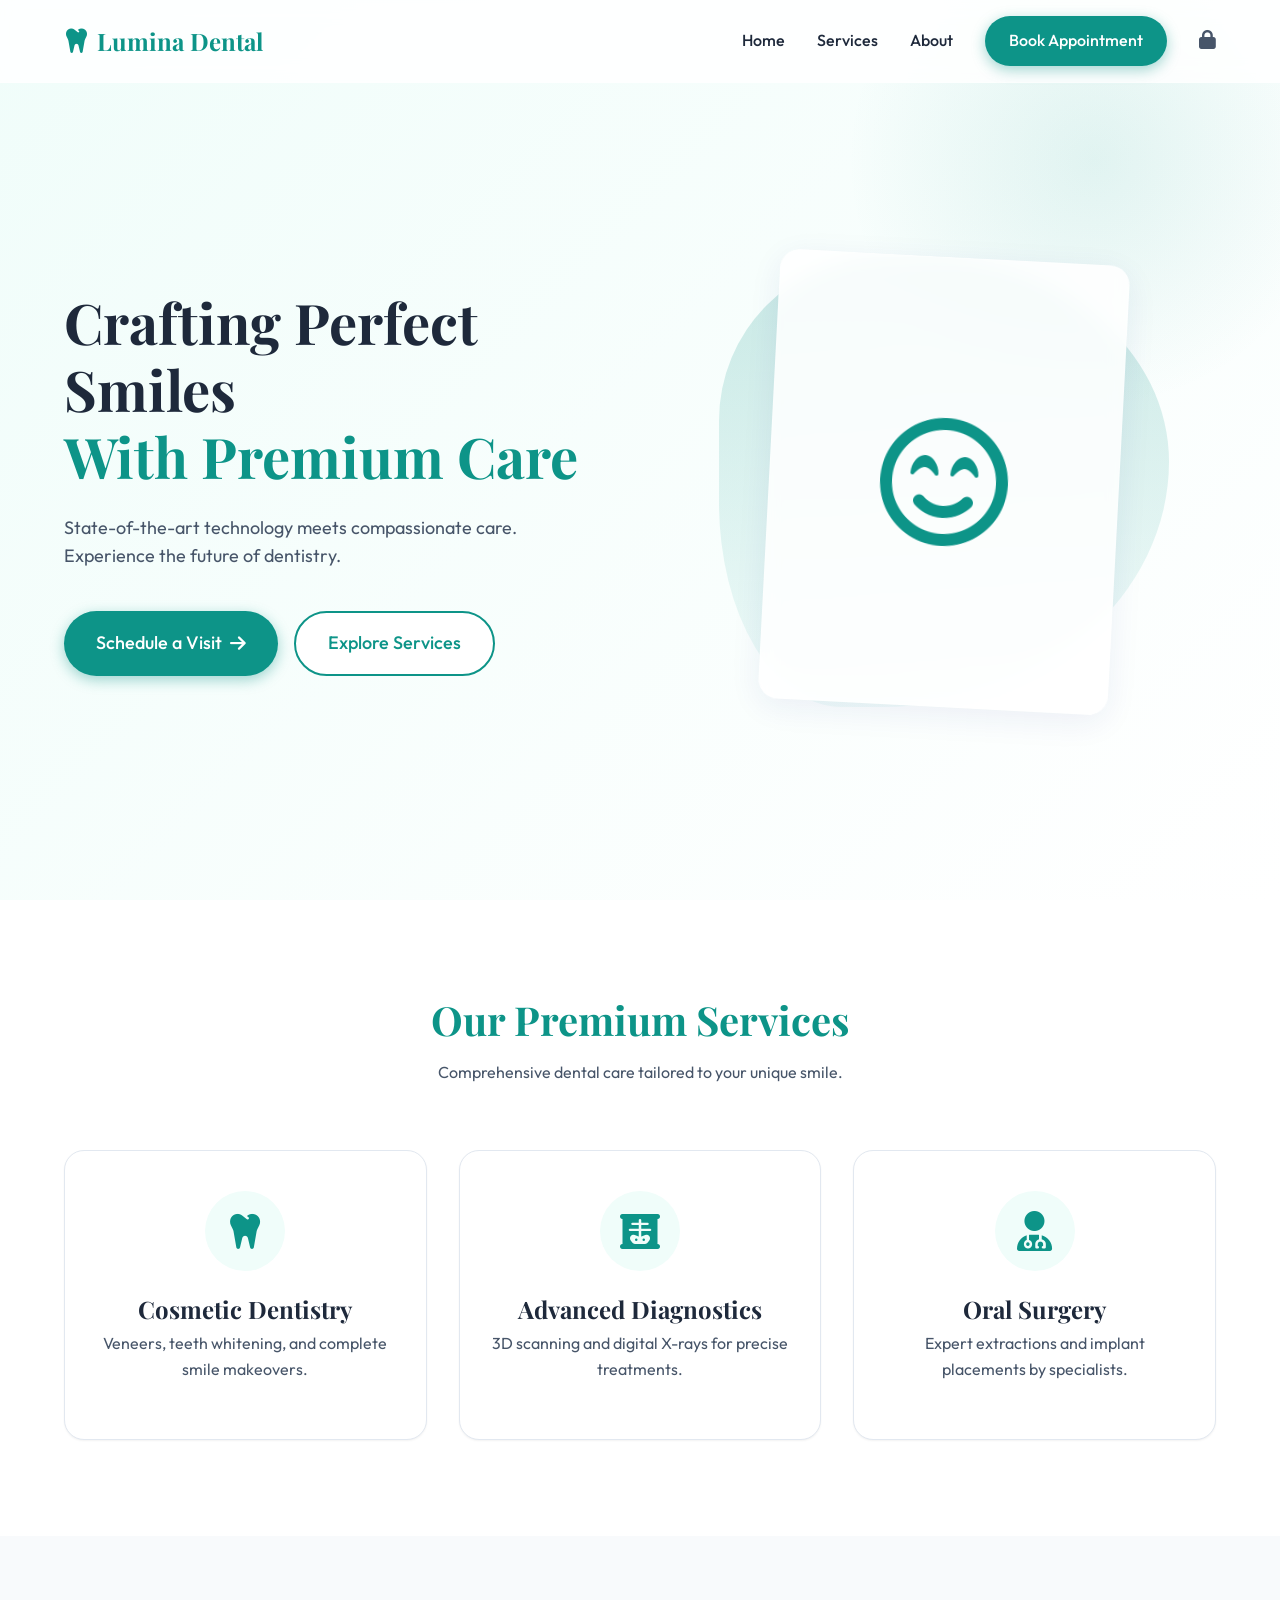
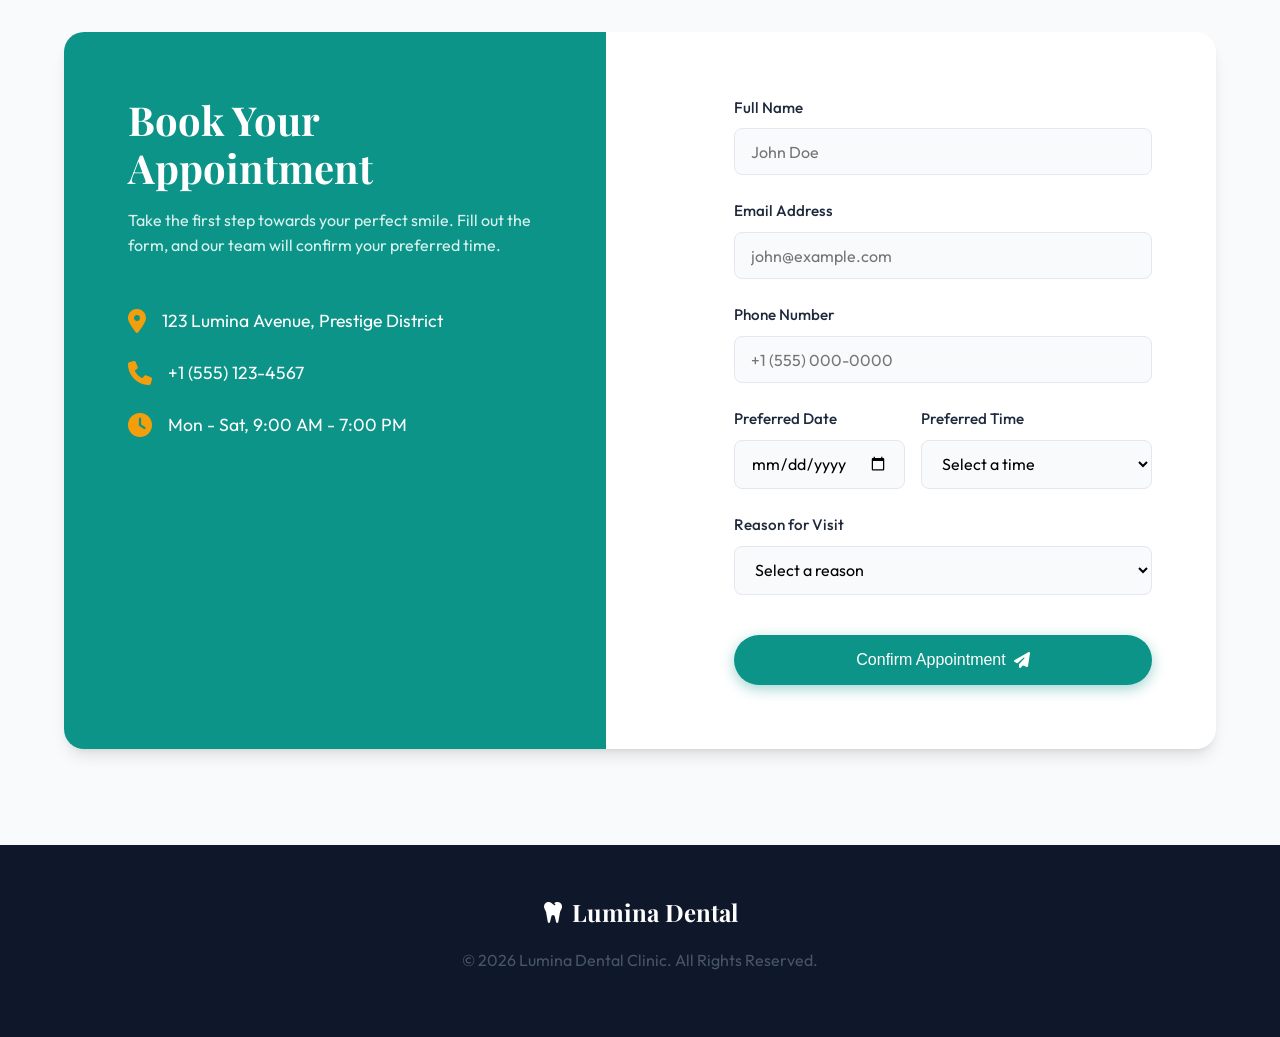
<file: index.html>
<!DOCTYPE html>
<html lang="en">
<head>
    <meta charset="UTF-8">
    <meta name="viewport" content="width=device-width, initial-scale=1.0">
    <title>Lumina Dental | Premium Smile Care</title>
    <meta name="description" content="Experience premium dental care at Lumina Dental Clinic. Book your appointment today for a brighter, healthier smile.">
    <link href="https://fonts.googleapis.com/css2?family=Outfit:wght@300;400;500;700&family=Playfair+Display:ital,wght@0,600;1,600&display=swap" rel="stylesheet">
    <link rel="stylesheet" href="style.css">
    <!-- Font Awesome for icons -->
    <link rel="stylesheet" href="https://cdnjs.cloudflare.com/ajax/libs/font-awesome/6.4.0/css/all.min.css">
</head>
<body>
    <nav class="navbar">
        <div class="logo">
            <i class="fa-solid fa-tooth"></i>
            <span>Lumina Dental</span>
        </div>
        <div class="nav-links">
            <a href="#home">Home</a>
            <a href="#services">Services</a>
            <a href="#about">About</a>
            <a href="#contact" class="btn-primary">Book Appointment</a>
            <a href="admin.html" class="admin-link"><i class="fa-solid fa-lock"></i></a>
        </div>
    </nav>

    <header id="home" class="hero">
        <div class="hero-content">
            <h1 class="hero-title">Crafting Perfect Smiles <br><span>With Premium Care</span></h1>
            <p class="hero-subtitle">State-of-the-art technology meets compassionate care. Experience the future of dentistry.</p>
            <div class="hero-buttons">
                <a href="#contact" class="btn-primary btn-large">Schedule a Visit <i class="fa-solid fa-arrow-right"></i></a>
                <a href="#services" class="btn-secondary btn-large">Explore Services</a>
            </div>
        </div>
        <div class="hero-image-container">
            <div class="blob"></div>
            <!-- Assuming we might add an image later, we'll use a CSS gradient representation or generate one -->
            <div class="hero-image-placeholder">
                <i class="fa-regular fa-face-smile-beam"></i>
            </div>
        </div>
    </header>

    <section id="services" class="services">
        <div class="section-header">
            <h2>Our Premium Services</h2>
            <p>Comprehensive dental care tailored to your unique smile.</p>
        </div>
        <div class="service-cards">
            <div class="card">
                <div class="card-icon"><i class="fa-solid fa-tooth"></i></div>
                <h3>Cosmetic Dentistry</h3>
                <p>Veneers, teeth whitening, and complete smile makeovers.</p>
            </div>
            <div class="card">
                <div class="card-icon"><i class="fa-solid fa-x-ray"></i></div>
                <h3>Advanced Diagnostics</h3>
                <p>3D scanning and digital X-rays for precise treatments.</p>
            </div>
            <div class="card">
                <div class="card-icon"><i class="fa-solid fa-user-doctor"></i></div>
                <h3>Oral Surgery</h3>
                <p>Expert extractions and implant placements by specialists.</p>
            </div>
        </div>
    </section>

    <section id="contact" class="appointment-section">
        <div class="appointment-container">
            <div class="appointment-info">
                <h2>Book Your Appointment</h2>
                <p>Take the first step towards your perfect smile. Fill out the form, and our team will confirm your preferred time.</p>
                <div class="contact-details">
                    <div class="detail-item">
                        <i class="fa-solid fa-location-dot"></i>
                        <span>123 Lumina Avenue, Prestige District</span>
                    </div>
                    <div class="detail-item">
                        <i class="fa-solid fa-phone"></i>
                        <span>+1 (555) 123-4567</span>
                    </div>
                    <div class="detail-item">
                        <i class="fa-solid fa-clock"></i>
                        <span>Mon - Sat, 9:00 AM - 7:00 PM</span>
                    </div>
                </div>
            </div>
            <div class="appointment-form-wrapper">
                <form action="https://api.web3forms.com/submit" method="POST" id="appointmentForm" class="appointment-form">
                    <!-- Replace ONLY THIS VALUE with the dentist's real Access Key -->
                    <input type="hidden" name="access_key" value="65661b6a-9924-416e-804a-3857674523df">
                    <!-- This hidden field redirects them back to the site after submitting -->
                    <input type="hidden" name="redirect" value="https://luminadental.netlify.app">
                    <div class="form-group">
                        <label for="name">Full Name</label>
                        <input type="text" id="name" name="name" required placeholder="John Doe">
                    </div>
                    <div class="form-group">
                        <label for="email">Email Address</label>
                        <input type="email" id="email" name="email" required placeholder="john@example.com">
                    </div>
                    <div class="form-group">
                        <label for="phone">Phone Number</label>
                        <input type="tel" id="phone" name="phone" required placeholder="+1 (555) 000-0000">
                    </div>
                    <div class="form-group row">
                        <div class="half-width">
                            <label for="date">Preferred Date</label>
                            <input type="date" id="date" name="date" required>
                        </div>
                        <div class="half-width">
                            <label for="time">Preferred Time</label>
                            <select id="time" name="time" required>
                                <option value="" disabled selected>Select a time</option>
                                <option value="Morning (9 AM - 12 PM)">Morning (9 AM - 12 PM)</option>
                                <option value="Afternoon (12 PM - 4 PM)">Afternoon (12 PM - 4 PM)</option>
                                <option value="Evening (4 PM - 7 PM)">Evening (4 PM - 7 PM)</option>
                            </select>
                        </div>
                    </div>
                    <div class="form-group">
                        <label for="reason">Reason for Visit</label>
                        <select id="reason" name="reason" required>
                            <option value="" disabled selected>Select a reason</option>
                            <option value="General Checkup">General Checkup</option>
                            <option value="Teeth Whitening">Teeth Whitening</option>
                            <option value="Tooth Pain">Tooth Pain</option>
                            <option value="Consultation">Consultation</option>
                            <option value="Other">Other</option>
                        </select>
                    </div>
                    <button type="submit" class="btn-primary btn-submit" id="submitBtn">
                        <span class="btn-text">Confirm Appointment</span>
                        <i class="fa-solid fa-paper-plane"></i>
                    </button>
                    <div id="formMessage" class="form-message hidden"></div>
                </form>
            </div>
        </div>
    </section>

    <footer>
        <div class="footer-content">
            <div class="footer-logo">
                <i class="fa-solid fa-tooth"></i> Lumina Dental
            </div>
            <p>&copy; 2026 Lumina Dental Clinic. All Rights Reserved.</p>
        </div>
    </footer>

    <script src="app.js"></script>
</body>
</html>
</file>
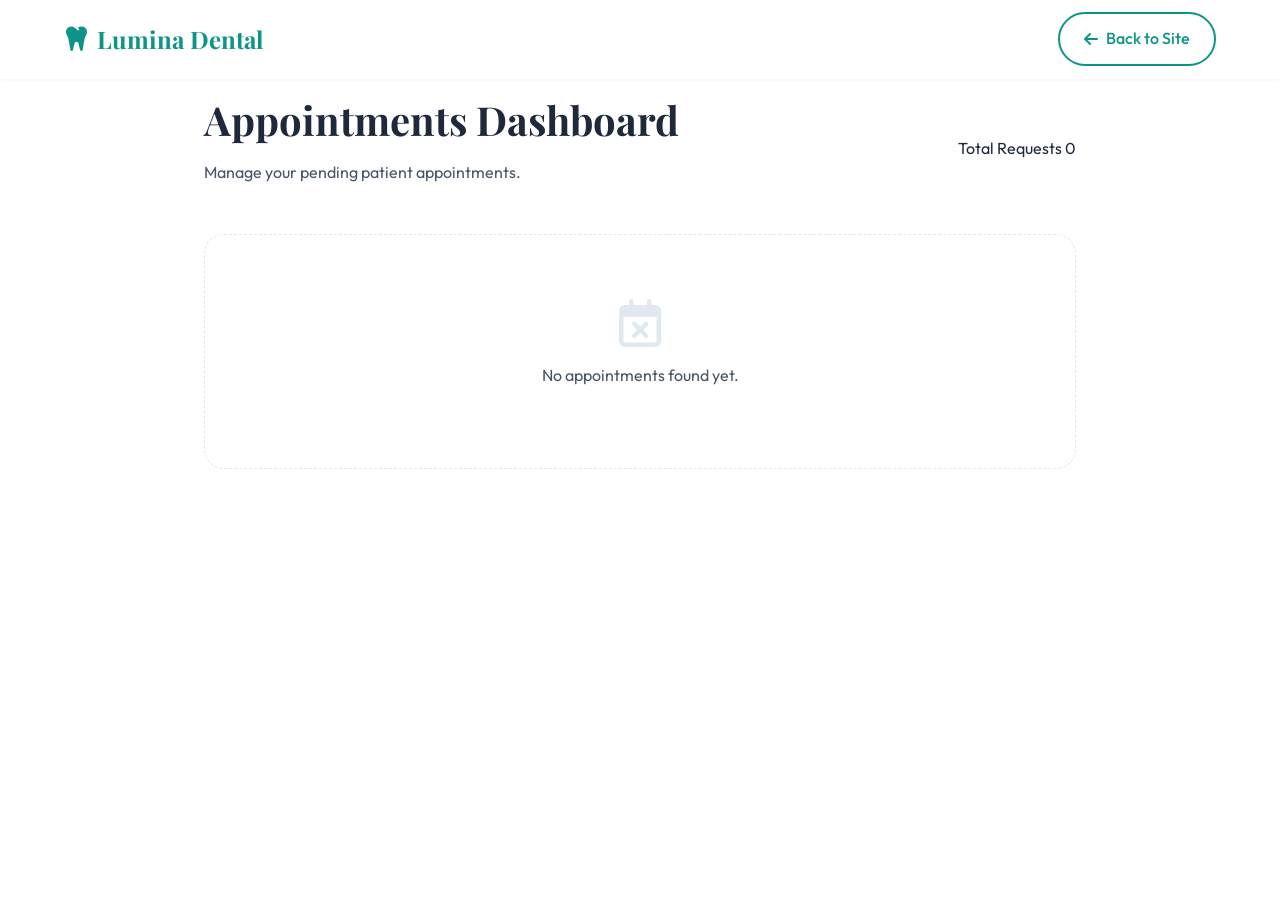
<file: admin.html>
<!DOCTYPE html>
<html lang="en">
<head>
    <meta charset="UTF-8">
    <meta name="viewport" content="width=device-width, initial-scale=1.0">
    <title>Admin Dashboard | Lumina Dental</title>
    <link href="https://fonts.googleapis.com/css2?family=Outfit:wght@300;400;500;700&family=Playfair+Display:ital,wght@0,600;1,600&display=swap" rel="stylesheet">
    <link rel="stylesheet" href="style.css">
    <link rel="stylesheet" href="https://cdnjs.cloudflare.com/ajax/libs/font-awesome/6.4.0/css/all.min.css">
</head>
<body>
    <nav class="navbar scrolled">
        <div class="logo">
            <i class="fa-solid fa-tooth"></i>
            <span>Lumina Dental</span>
        </div>
        <div class="nav-links">
            <a href="index.html" class="btn-secondary"><i class="fa-solid fa-arrow-left"></i> Back to Site</a>
        </div>
    </nav>

    <div class="admin-container">
        <div class="admin-header">
            <div>
                <h2>Appointments Dashboard</h2>
                <p>Manage your pending patient appointments.</p>
            </div>
            <div class="stat-card">
                <span class="stat-label">Total Requests</span>
                <span class="stat-value" id="totalAppointments">0</span>
            </div>
        </div>

        <div class="appointments-grid" id="appointmentsList">
            <!-- Appointments will be injected here by app.js -->
        </div>
    </div>

    <script src="app.js"></script>
</body>
</html>
</file>
<file: style.css>
:root {
    --primary-color: #0d9488; /* Teal 600 */
    --primary-hover: #0f766e; /* Teal 700 */
    --secondary-color: #f0fdfa; /* Teal 50 */
    --accent-color: #f59e0b; /* Amber 500 */
    --text-primary: #1e293b; /* Slate 800 */
    --text-secondary: #475569; /* Slate 600 */
    --bg-main: #ffffff;
    --bg-alt: #f8fafc; /* Slate 50 */
    --border-color: #e2e8f0; /* Slate 200 */
    --success-color: #10b981; /* Emerald 500 */
    --error-color: #ef4444; /* Red 500 */
    --glass-bg: rgba(255, 255, 255, 0.85);
    --glass-border: rgba(255, 255, 255, 0.18);
    --shadow-sm: 0 1px 2px 0 rgb(0 0 0 / 0.05);
    --shadow-md: 0 4px 6px -1px rgb(0 0 0 / 0.1), 0 2px 4px -2px rgb(0 0 0 / 0.1);
    --shadow-lg: 0 10px 15px -3px rgb(0 0 0 / 0.1), 0 4px 6px -4px rgb(0 0 0 / 0.1);
    --shadow-glass: 0 8px 32px 0 rgba(31, 38, 135, 0.07);
    --transition-fast: 0.2s ease;
    --transition-normal: 0.3s ease;
    --border-radius-sm: 8px;
    --border-radius-md: 12px;
    --border-radius-lg: 20px;
    --border-radius-full: 9999px;
    --font-sans: 'Outfit', sans-serif;
    --font-serif: 'Playfair Display', serif;
}

* {
    margin: 0;
    padding: 0;
    box-sizing: border-box;
}

html {
    scroll-behavior: smooth;
    font-size: 16px;
}

body {
    font-family: var(--font-sans);
    color: var(--text-primary);
    background-color: var(--bg-main);
    line-height: 1.6;
    overflow-x: hidden;
}

/* Typography */
h1, h2, h3, h4, h5, h6 {
    font-family: var(--font-serif);
    color: var(--text-primary);
    line-height: 1.2;
}

h1 {
    font-size: 3.5rem;
    margin-bottom: 1rem;
}

h2 {
    font-size: 2.5rem;
    margin-bottom: 1rem;
}

h3 {
    font-size: 1.5rem;
    margin-bottom: 0.5rem;
}

p {
    color: var(--text-secondary);
    margin-bottom: 1rem;
}

/* Links & Buttons */
a {
    text-decoration: none;
    color: inherit;
    transition: var(--transition-fast);
}

.btn-primary, .btn-secondary {
    display: inline-flex;
    align-items: center;
    justify-content: center;
    gap: 0.5rem;
    padding: 0.75rem 1.5rem;
    border-radius: var(--border-radius-full);
    font-weight: 500;
    cursor: pointer;
    transition: var(--transition-normal);
    border: none;
    font-size: 1rem;
}

.btn-primary {
    background-color: var(--primary-color);
    color: white;
    box-shadow: 0 4px 14px 0 rgba(13, 148, 136, 0.39);
}

.btn-primary:hover {
    background-color: var(--primary-hover);
    transform: translateY(-2px);
    box-shadow: 0 6px 20px rgba(13, 148, 136, 0.23);
}

.btn-secondary {
    background-color: white;
    color: var(--primary-color);
    border: 2px solid var(--primary-color);
}

.btn-secondary:hover {
    background-color: var(--secondary-color);
    transform: translateY(-2px);
}

.btn-large {
    padding: 1rem 2rem;
    font-size: 1.125rem;
}

/* Navigation */
.navbar {
    position: fixed;
    top: 0;
    left: 0;
    width: 100%;
    padding: 1rem 5%;
    display: flex;
    justify-content: space-between;
    align-items: center;
    background: var(--glass-bg);
    backdrop-filter: blur(10px);
    -webkit-backdrop-filter: blur(10px);
    border-bottom: 1px solid var(--glass-border);
    z-index: 1000;
    transition: var(--transition-normal);
}

.navbar.scrolled {
    padding: 0.75rem 5%;
    box-shadow: var(--shadow-sm);
}

.logo {
    display: flex;
    align-items: center;
    gap: 0.5rem;
    font-size: 1.5rem;
    font-weight: 700;
    color: var(--primary-color);
    font-family: var(--font-serif);
}

.logo i {
    font-size: 1.75rem;
}

.nav-links {
    display: flex;
    align-items: center;
    gap: 2rem;
}

.nav-links a:not(.btn-primary):not(.admin-link) {
    font-weight: 500;
    position: relative;
}

.nav-links a:not(.btn-primary):not(.admin-link)::after {
    content: '';
    position: absolute;
    bottom: -4px;
    left: 0;
    width: 0;
    height: 2px;
    background-color: var(--primary-color);
    transition: width 0.3s ease;
}

.nav-links a:not(.btn-primary):not(.admin-link):hover::after {
    width: 100%;
}

.admin-link {
    color: var(--text-secondary);
    font-size: 1.2rem;
}

.admin-link:hover {
    color: var(--primary-color);
    transform: scale(1.1);
}

/* Hero Section */
.hero {
    min-height: 100vh;
    padding: 8rem 5% 4rem;
    display: grid;
    grid-template-columns: 1fr 1fr;
    gap: 4rem;
    align-items: center;
    background: linear-gradient(135deg, var(--secondary-color) 0%, #ffffff 100%);
    position: relative;
    overflow: hidden;
}

.hero::before {
    content: '';
    position: absolute;
    top: -10%;
    right: -5%;
    width: 500px;
    height: 500px;
    border-radius: 50%;
    background: radial-gradient(circle, rgba(13, 148, 136, 0.1) 0%, rgba(255,255,255,0) 70%);
    z-index: 0;
}

.hero-content {
    position: relative;
    z-index: 1;
}

.hero-title {
    margin-bottom: 1.5rem;
}

.hero-title span {
    color: var(--primary-color);
}

.hero-subtitle {
    font-size: 1.125rem;
    margin-bottom: 2.5rem;
    max-width: 500px;
}

.hero-buttons {
    display: flex;
    gap: 1rem;
}

.hero-image-container {
    position: relative;
    display: flex;
    justify-content: center;
    align-items: center;
    height: 500px;
    z-index: 1;
}

.blob {
    position: absolute;
    width: 450px;
    height: 450px;
    background: linear-gradient(180deg, rgba(13, 148, 136, 0.2) 0%, rgba(20, 184, 166, 0.05) 100%);
    border-radius: 40% 60% 70% 30% / 40% 50% 60% 50%;
    animation: morph 8s ease-in-out infinite both alternate;
    z-index: -1;
}

@keyframes morph {
    0%, 100% { border-radius: 40% 60% 70% 30% / 40% 50% 60% 50%; }
    34% { border-radius: 70% 30% 50% 50% / 30% 30% 70% 70%; }
    67% { border-radius: 100% 60% 60% 100% / 100% 100% 60% 60%; }
}

.hero-image-placeholder {
    width: 350px;
    height: 450px;
    background: var(--glass-bg);
    backdrop-filter: blur(10px);
    border: 1px solid var(--glass-border);
    border-radius: var(--border-radius-lg);
    box-shadow: var(--shadow-glass);
    display: flex;
    justify-content: center;
    align-items: center;
    font-size: 8rem;
    color: var(--primary-color);
    transform: rotate(3deg);
    transition: var(--transition-normal);
}

.hero-image-placeholder:hover {
    transform: rotate(0deg) scale(1.02);
}

/* Services Section */
.services {
    padding: 6rem 5%;
    background-color: var(--bg-main);
    text-align: center;
}

.section-header {
    margin-bottom: 4rem;
}

.section-header h2 {
    color: var(--primary-color);
}

.service-cards {
    display: grid;
    grid-template-columns: repeat(auto-fit, minmax(300px, 1fr));
    gap: 2rem;
}

.card {
    background: var(--bg-main);
    padding: 2.5rem 2rem;
    border-radius: var(--border-radius-lg);
    border: 1px solid var(--border-color);
    box-shadow: var(--shadow-sm);
    transition: var(--transition-normal);
    display: flex;
    flex-direction: column;
    align-items: center;
    text-align: center;
}

.card:hover {
    transform: translateY(-10px);
    box-shadow: var(--shadow-lg);
    border-color: var(--secondary-color);
}

.card-icon {
    width: 80px;
    height: 80px;
    background-color: var(--secondary-color);
    color: var(--primary-color);
    border-radius: 50%;
    display: flex;
    justify-content: center;
    align-items: center;
    font-size: 2.5rem;
    margin-bottom: 1.5rem;
    transition: var(--transition-normal);
}

.card:hover .card-icon {
    background-color: var(--primary-color);
    color: white;
}

/* Appointment Section */
.appointment-section {
    padding: 6rem 5%;
    background-color: var(--bg-alt);
    position: relative;
}

.appointment-container {
    max-width: 1200px;
    margin: 0 auto;
    display: grid;
    grid-template-columns: 1fr 1fr;
    gap: 4rem;
    background: white;
    border-radius: var(--border-radius-lg);
    box-shadow: var(--shadow-lg);
    overflow: hidden;
}

.appointment-info {
    padding: 4rem;
    background: var(--primary-color);
    color: white;
}

.appointment-info h2 {
    color: white;
    margin-bottom: 1rem;
}

.appointment-info p {
    color: var(--secondary-color);
    opacity: 0.9;
    margin-bottom: 3rem;
}

.contact-details {
    display: flex;
    flex-direction: column;
    gap: 1.5rem;
}

.detail-item {
    display: flex;
    align-items: center;
    gap: 1rem;
    font-size: 1.1rem;
}

.detail-item i {
    font-size: 1.5rem;
    color: var(--accent-color);
}

.appointment-form-wrapper {
    padding: 4rem;
}

.appointment-form {
    display: flex;
    flex-direction: column;
    gap: 1.5rem;
}

.form-group {
    display: flex;
    flex-direction: column;
    gap: 0.5rem;
}

.form-group label {
    font-weight: 500;
    color: var(--text-primary);
    font-size: 0.95rem;
}

.form-group input, 
.form-group select, 
.form-group textarea {
    padding: 0.8rem 1rem;
    border: 1px solid var(--border-color);
    border-radius: var(--border-radius-sm);
    font-family: var(--font-sans);
    font-size: 1rem;
    background-color: var(--bg-alt);
    transition: var(--transition-fast);
}

.form-group input:focus, 
.form-group select:focus {
    outline: none;
    border-color: var(--primary-color);
    box-shadow: 0 0 0 3px rgba(13, 148, 136, 0.2);
    background-color: white;
}

.form-group.row {
    flex-direction: row;
    gap: 1rem;
}

.half-width {
    flex: 1;
    display: flex;
    flex-direction: column;
    gap: 0.5rem;
}

.btn-submit {
    margin-top: 1rem;
    width: 100%;
    padding: 1rem;
}

.form-message {
    padding: 1rem;
    border-radius: var(--border-radius-sm);
    text-align: center;
    font-weight: 500;
}

.form-message.success {
    background-color: rgba(16, 185, 129, 0.1);
    color: var(--success-color);
    border: 1px solid var(--success-color);
}

.form-message.error {
    background-color: rgba(239, 68, 68, 0.1);
    color: var(--error-color);
    border: 1px solid var(--error-color);
}

.hidden {
    display: none;
}

/* Footer */
footer {
    background-color: #0f172a; /* Slate 900 */
    color: #cbd5e1; /* Slate 300 */
    padding: 3rem 5%;
    text-align: center;
}

.footer-content {
    display: flex;
    flex-direction: column;
    align-items: center;
    gap: 1rem;
}

.footer-logo {
    display: flex;
    align-items: center;
    gap: 0.5rem;
    font-size: 1.5rem;
    font-weight: 700;
    color: white;
    font-family: var(--font-serif);
}

/* Admin Panel Styles */
.admin-container {
    max-width: 1000px;
    margin: 6rem auto 4rem;
    padding: 0 5%;
}

.admin-header {
    display: flex;
    justify-content: space-between;
    align-items: center;
    margin-bottom: 2rem;
}

.appointments-grid {
    display: grid;
    gap: 1.5rem;
}

.appointment-card {
    background: white;
    border: 1px solid var(--border-color);
    border-radius: var(--border-radius-md);
    padding: 1.5rem;
    box-shadow: var(--shadow-sm);
    display: flex;
    justify-content: space-between;
    align-items: center;
    transition: var(--transition-fast);
}

.appointment-card:hover {
    box-shadow: var(--shadow-md);
    border-color: var(--primary-color);
}

.app-info h3 {
    margin-bottom: 0.25rem;
    font-family: var(--font-sans);
    font-size: 1.25rem;
}

.app-meta {
    display: flex;
    gap: 1rem;
    color: var(--text-secondary);
    font-size: 0.9rem;
    margin-bottom: 0.5rem;
}

.app-meta span {
    display: flex;
    align-items: center;
    gap: 0.25rem;
}

.app-reason {
    display: inline-block;
    padding: 0.25rem 0.75rem;
    background-color: var(--secondary-color);
    color: var(--primary-color);
    border-radius: var(--border-radius-full);
    font-size: 0.85rem;
    font-weight: 500;
}

.app-actions {
    display: flex;
    gap: 0.5rem;
}

.btn-icon {
    width: 40px;
    height: 40px;
    border-radius: 50%;
    border: none;
    display: flex;
    justify-content: center;
    align-items: center;
    cursor: pointer;
    transition: var(--transition-fast);
    font-size: 1rem;
}

.btn-complete {
    background-color: rgba(16, 185, 129, 0.1);
    color: var(--success-color);
}

.btn-complete:hover {
    background-color: var(--success-color);
    color: white;
}

.btn-delete {
    background-color: rgba(239, 68, 68, 0.1);
    color: var(--error-color);
}

.btn-delete:hover {
    background-color: var(--error-color);
    color: white;
}

.empty-state {
    text-align: center;
    padding: 4rem 2rem;
    background: white;
    border-radius: var(--border-radius-lg);
    border: 1px dashed var(--border-color);
    color: var(--text-secondary);
}

.empty-state i {
    font-size: 3rem;
    color: var(--border-color);
    margin-bottom: 1rem;
}

/* Responsive */
@media (max-width: 968px) {
    .hero {
        grid-template-columns: 1fr;
        text-align: center;
        padding-top: 6rem;
    }

    .hero-subtitle {
        margin: 0 auto 2.5rem;
    }

    .hero-buttons {
        justify-content: center;
    }

    .appointment-container {
        grid-template-columns: 1fr;
    }
}

@media (max-width: 768px) {
    .nav-links {
        display: none; /* In a real app, implement a hamburger menu */
    }

    .form-group.row {
        flex-direction: column;
        gap: 0.5rem;
    }

    .appointment-info, .appointment-form-wrapper {
        padding: 2rem;
    }

    .appointment-card {
        flex-direction: column;
        align-items: flex-start;
        gap: 1rem;
    }
    
    .app-actions {
        align-self: flex-end;
    }
}
</file>
